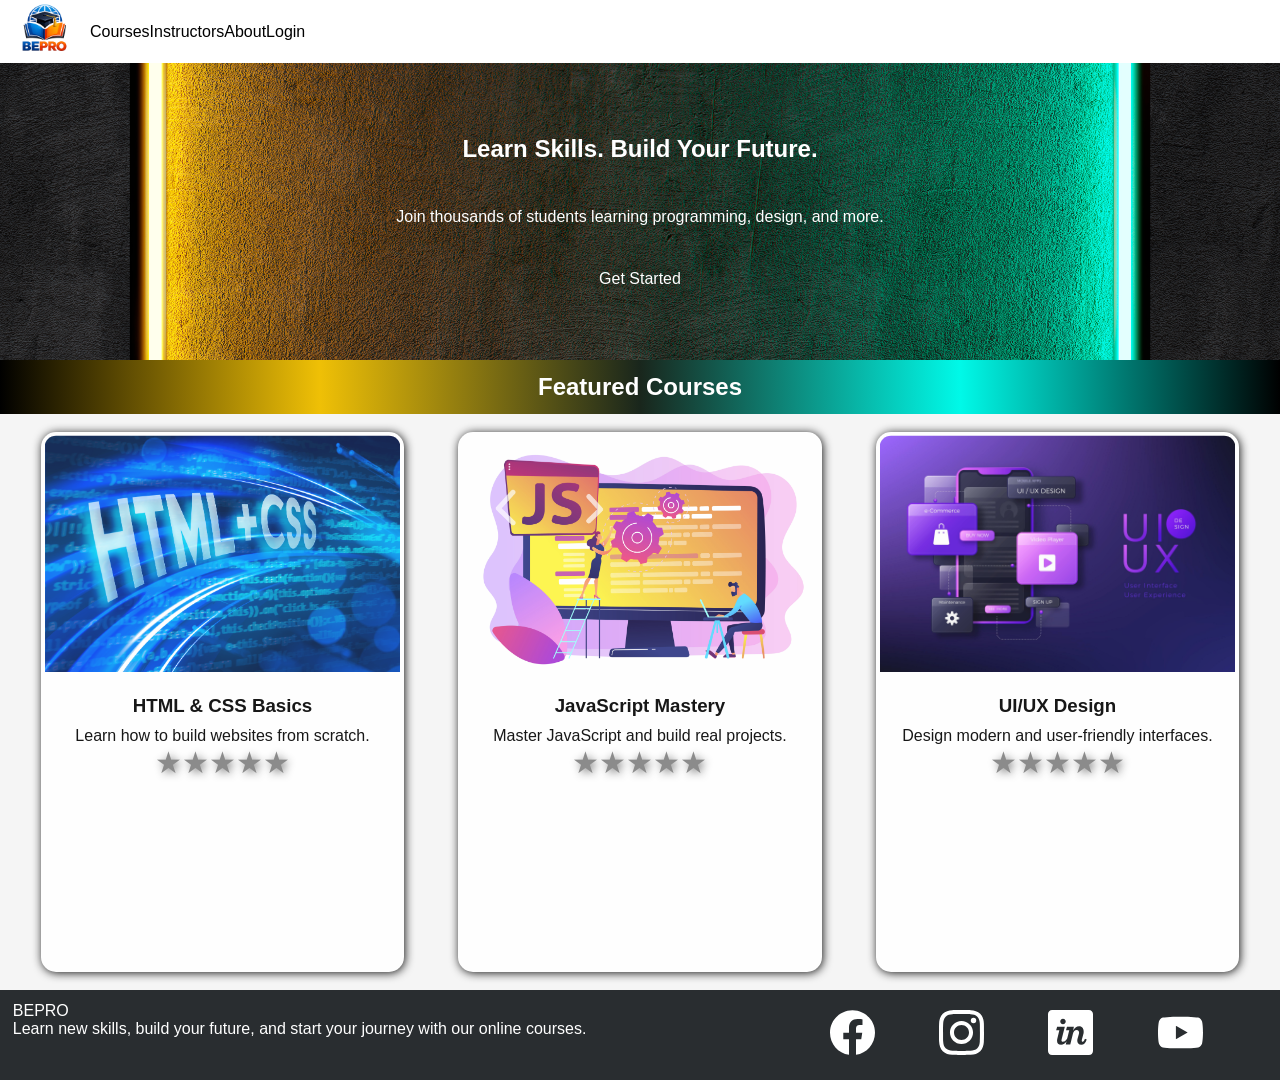
<file: website/index.html>
<!doctype html>
<html lang="en">
  <head>
    <meta charset="UTF-8" />
    <meta name="viewport" content="width=device-width, initial-scale=1.0" />
    <title>BePro</title>
    <link rel="stylesheet" href="./css/main.css" />
  </head>
  <body>
    <div class="website-body">
      <header class="header">
        <div class="logo">
          <img onclick="goto('index')" src="./images/logo.png" alt="" />
        </div>
        <nav>
          <ul>
            <li><a href="./courses.html" data-link>Courses</a></li>
            <li><a href="./instructor.html" data-link>Instructors</a></li>
            <li><a href="./about.html" data-link>About</a></li>
            <li><a href="./login.html" data-link>Login</a></li>
          </ul>
        </nav>
      </header>
      <div id="app">
        <section class="hero">
          <div class="hero-container">
            <h2>Learn Skills. Build Your Future.</h2>
            <p>Join thousands of students learning programming, design, and more.</p>
            <a href="register.html" class="btn primary">Get Started</a>
          </div>
        </section>
        <section class="courses">
          <div class="course-container">
            <h2>Featured Courses</h2>

            <div class="course-grid">
              <div class="card" onclick="gotoDetails('html')">
                <img src="./images/courses/html-css-course.jpg" alt="html & css course" />
                <div class="content">
                  <h3>HTML & CSS Basics</h3>
                  <p>Learn how to build websites from scratch.</p>
                  <div class="rating">
                    <input type="radio" name="rate" id="star5" /><label for="star5">★</label>
                    <input type="radio" name="rate" id="star4" /><label for="star4">★</label>
                    <input type="radio" name="rate" id="star3" /><label for="star3">★</label>
                    <input type="radio" name="rate" id="star2" /><label for="star2">★</label>
                    <input type="radio" name="rate" id="star1" /><label for="star1">★</label>
                  </div>
                </div>
              </div>

              <div class="card" onclick="gotoDetails('js')">
                <img src="images/courses/js.jpg" alt="JavaScript course" />
                <div class="content">
                  <h3>JavaScript Mastery</h3>
                  <p>Master JavaScript and build real projects.</p>
                  <div class="rating">
                    <input type="radio" name="rate2" id="star10" /><label for="star10">★</label>
                    <input type="radio" name="rate2" id="star9" /><label for="star9">★</label>
                    <input type="radio" name="rate2" id="star8" /><label for="star8">★</label>
                    <input type="radio" name="rate2" id="star7" /><label for="star7">★</label>
                    <input type="radio" name="rate2" id="star6" /><label for="star6">★</label>
                  </div>
                </div>
              </div>

              <div class="card" onclick="gotoDetails('ux')">
                <img src="images/courses/ux-ui.jpg" alt="UX UI course" />
                <div class="content">
                  <h3>UI/UX Design</h3>
                  <p>Design modern and user-friendly interfaces.</p>
                  <div class="rating">
                    <input type="radio" name="rate1" id="star15" /><label for="star15">★</label>
                    <input type="radio" name="rate1" id="star14" /><label for="star14">★</label>
                    <input type="radio" name="rate1" id="star13" /><label for="star13">★</label>
                    <input type="radio" name="rate1" id="star12" /><label for="star12">★</label>
                    <input type="radio" name="rate1" id="star11" /><label for="star11">★</label>
                  </div>
                </div>
              </div>
            </div>
          </div>
        </section>
      </div>
      <footer>
        <div>
          <p>BEPRO</p>
          <p>Learn new skills, build your future, and start your journey with our online courses.</p>
        </div>
        <div class="follow-us">
          <ul>
            <li>
              <a href=""><img src="./images/instructors/facebook.svg" alt="facebook" /></a>
            </li>
            <li>
              <a href=""><img src="./images/instructors/instagram.svg" alt="instagram" /></a>
            </li>
            <li>
              <a href=""><img src="./images/instructors/invision.svg" alt="linkedin" /></a>
            </li>
            <li>
              <a href=""><img src="./images/instructors/youtube.svg" alt="youtube" /></a>
            </li>
          </ul>
        </div>
      </footer>
    </div>
    <script src="./js/main.js"></script>
  </body>
</html>
</file>
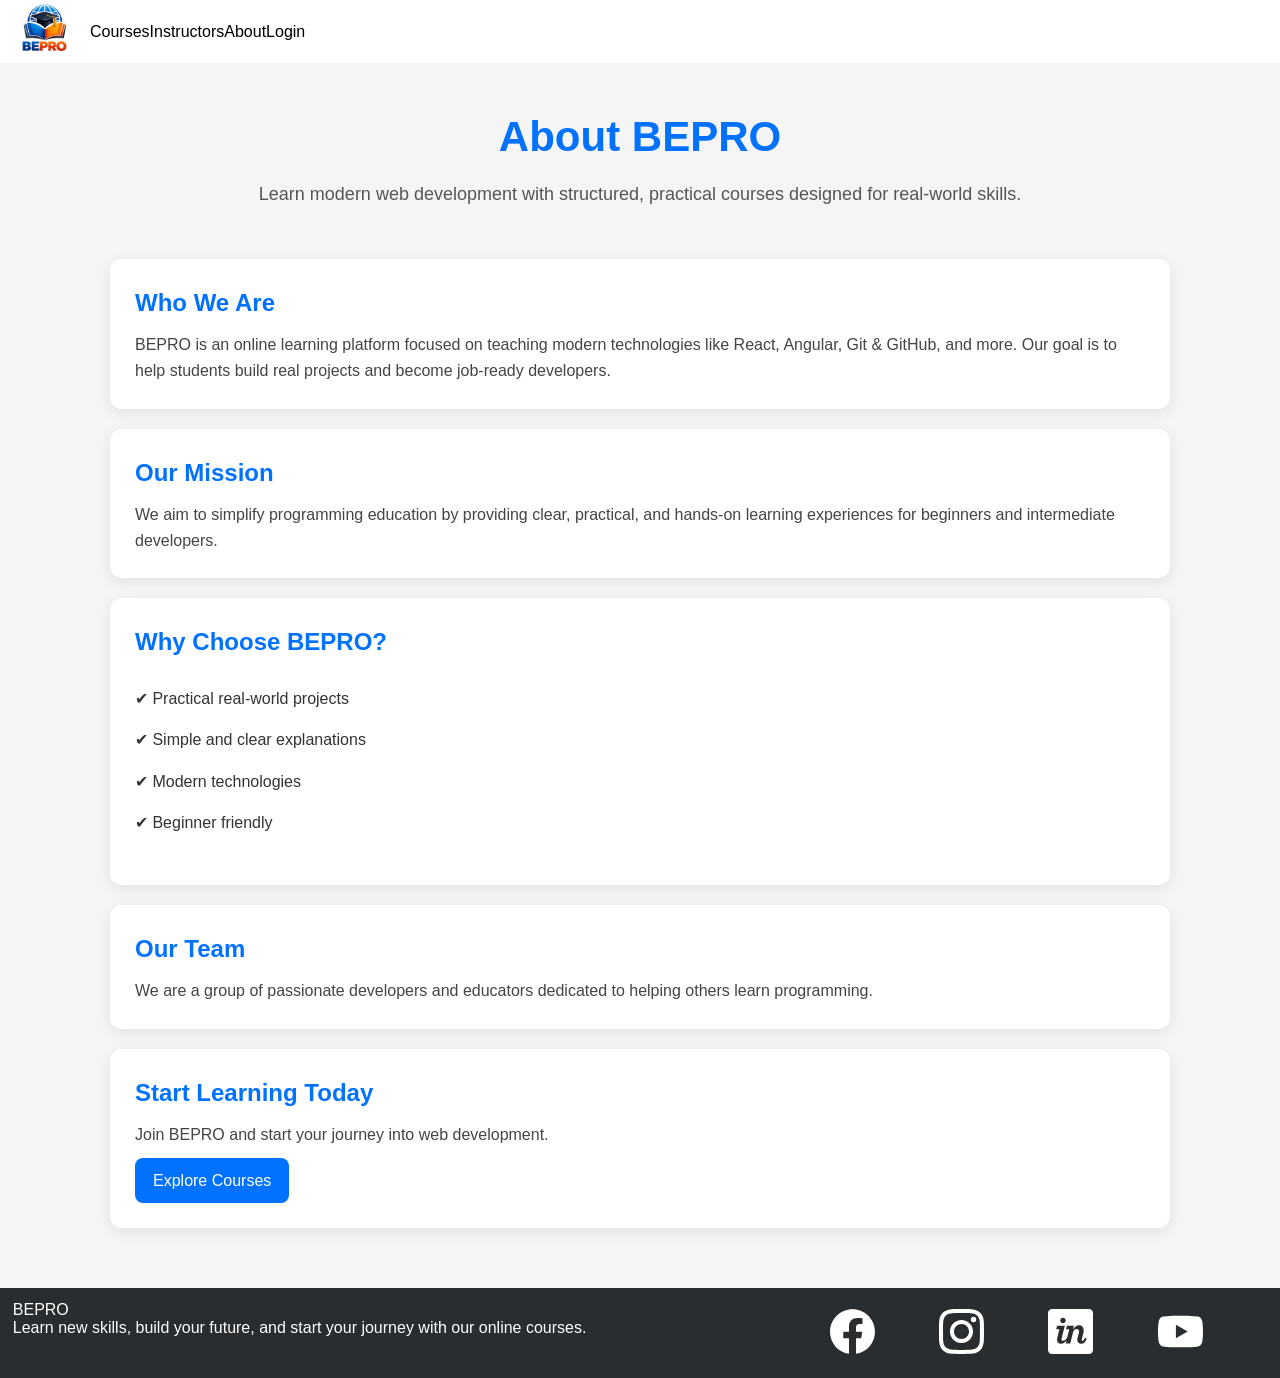
<file: website/about.html>
<!doctype html>
<html lang="en">
  <head>
    <meta charset="UTF-8" />
    <meta name="viewport" content="width=device-width, initial-scale=1.0" />
    <title>BePro</title>
    <link rel="stylesheet" href="./css/main.css" />
  </head>
  <body>
    <div class="website-body">
      <header class="header">
        <div class="logo">
          <img onclick="goto('index')" src="./images/logo.png" alt="" />
        </div>
        <nav>
          <ul>
            <li><a href="./courses.html" data-link>Courses</a></li>
            <li><a href="./instructor.html" data-link>Instructors</a></li>
            <li><a href="./about.html" data-link>About</a></li>
            <li><a href="./login.html" data-link>Login</a></li>
          </ul>
        </nav>
      </header>
      <div class="about-body">
        <div class="about-title">
          <h1>About BEPRO</h1>
          <p>Learn modern web development with structured, practical courses designed for real-world skills.</p>
        </div>
        <section class="we-are">
          <h2>Who We Are</h2>
          <p>
            BEPRO is an online learning platform focused on teaching modern technologies like React, Angular, Git &
            GitHub, and more. Our goal is to help students build real projects and become job-ready developers.
          </p>
        </section>
        <section class="mission">
          <h2>Our Mission</h2>
          <p>
            We aim to simplify programming education by providing clear, practical, and hands-on learning experiences
            for beginners and intermediate developers.
          </p>
        </section>
        <section class="why-choose">
          <h2>Why Choose BEPRO?</h2>
          <ul>
            <li>✔ Practical real-world projects</li>
            <li>✔ Simple and clear explanations</li>
            <li>✔ Modern technologies</li>
            <li>✔ Beginner friendly</li>
          </ul>
        </section>
        <section class="our-team">
          <h2>Our Team</h2>
          <p>We are a group of passionate developers and educators dedicated to helping others learn programming.</p>
        </section>
        <section class="explore">
          <h2>Start Learning Today</h2>
          <p>Join BEPRO and start your journey into web development.</p>
          <a href="courses.html">Explore Courses</a>
        </section>
      </div>
      <footer>
        <div>
          <p>BEPRO</p>
          <p>Learn new skills, build your future, and start your journey with our online courses.</p>
        </div>
        <div class="follow-us">
          <ul>
            <li>
              <a href=""><img src="./images/instructors/facebook.svg" alt="facebook" /></a>
            </li>
            <li>
              <a href=""><img src="./images/instructors/instagram.svg" alt="instagram" /></a>
            </li>
            <li>
              <a href=""><img src="./images/instructors/invision.svg" alt="linkedin" /></a>
            </li>
            <li>
              <a href=""><img src="./images/instructors/youtube.svg" alt="youtube" /></a>
            </li>
          </ul>
        </div>
      </footer>
    </div>
    <script src="./js/main.js"></script>
  </body>
</html>
</file>
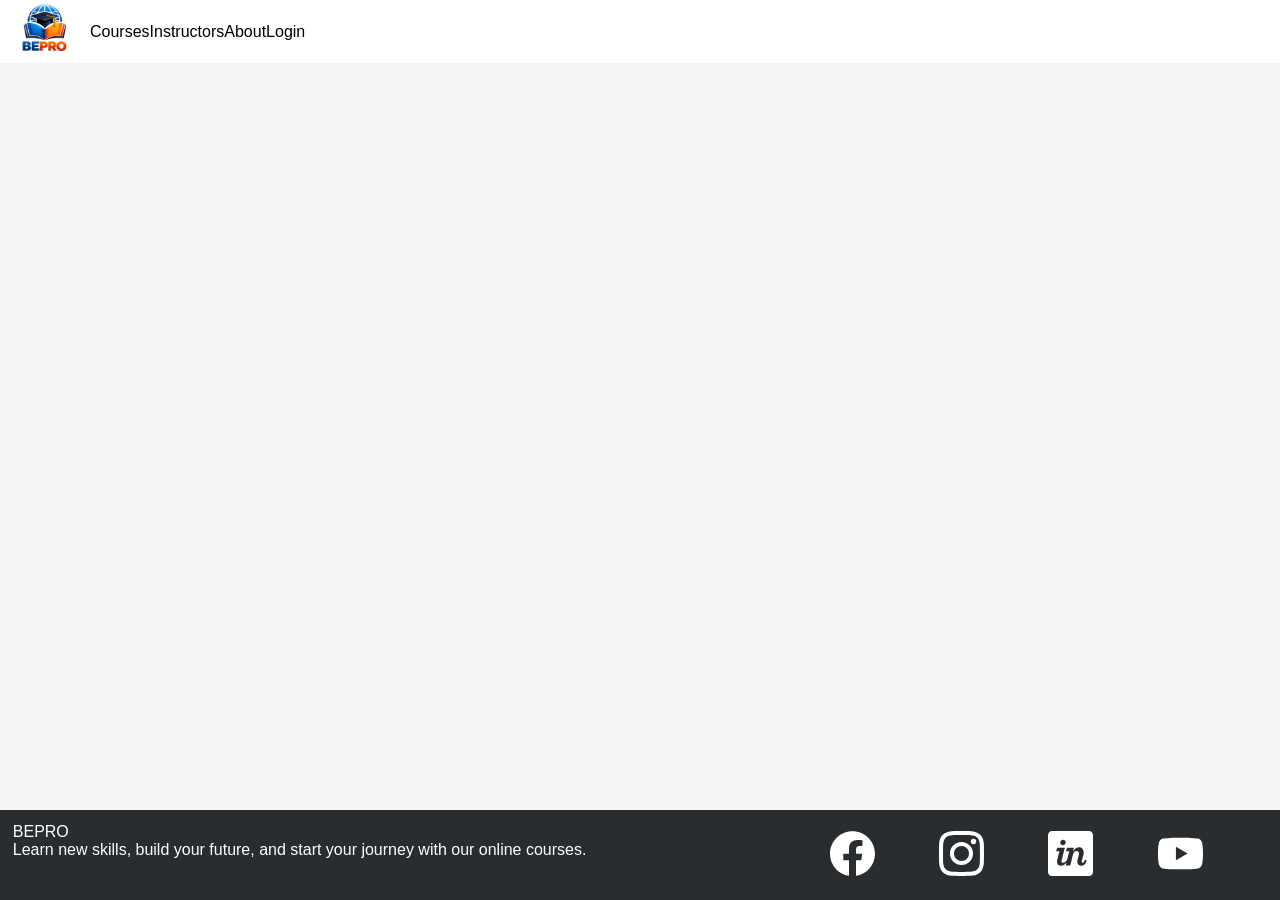
<file: website/course-detail.html>
<!doctype html>
<html lang="en">
  <head>
    <meta charset="UTF-8" />
    <meta name="viewport" content="width=device-width, initial-scale=1.0" />
    <title>BePro</title>
    <link rel="stylesheet" href="./css/main.css" />
  </head>
  <body>
    <div class="website-body">
      <header class="header">
        <div class="logo">
          <img onclick="goto('index')" src="./images/logo.png" alt="" />
        </div>
        <nav>
          <ul>
            <li><a href="./courses.html" data-link>Courses</a></li>
            <li><a href="./instructor.html" data-link>Instructors</a></li>
            <li><a href="./about.html" data-link>About</a></li>
            <li><a href="./login.html" data-link>Login</a></li>
          </ul>
        </nav>
      </header>
      <div class="container-details">
        <div class="course-container-details">
          <div class="card-detail hidden" data-course="html">
            <div class="details">
              <div class="details-text">
                <h1>HTML & CSS Basics</h1>
                <p>Learn how to build websites from scratch.</p>
                <button>Start learning</button>
              </div>
              <img src="./images/courses/html-css.png" alt="" />
            </div>
            <div class="details-container">
              <!-- Left -->
              <div>
                <section>
                  <h2>Course Description</h2>
                  <p>This course teaches you how to create websites using HTML and CSS step by step.</p>
                </section>

                <section>
                  <h2>What You'll Learn</h2>
                  <ul>
                    <li>✔ HTML Basics</li>
                    <li>✔ CSS Styling</li>
                    <li>✔ Responsive Design</li>
                  </ul>
                </section>

                <section>
                  <h2>Course Content</h2>
                  <ul>
                    <li>Introduction (10 min)</li>
                    <li>HTML Basics (30 min)</li>
                    <li>CSS Layout (40 min)</li>
                  </ul>
                </section>

                <section>
                  <h2>Instructor</h2>
                  <p>John Doe – Frontend Developer with 5+ years experience.</p>
                </section>

                <section>
                  <h2>Reviews</h2>
                  <div class="rating">
                    <input type="radio" name="rate" id="star5" /><label for="star5">★</label>
                    <input type="radio" name="rate" id="star4" /><label for="star4">★</label>
                    <input type="radio" name="rate" id="star3" /><label for="star3">★</label>
                    <input type="radio" name="rate" id="star2" /><label for="star2">★</label>
                    <input type="radio" name="rate" id="star1" /><label for="star1">★</label>
                  </div>
                </section>
              </div>

              <!-- Right Sidebar -->
              <div>
                <section class="price-box">
                  <h3>$49</h3>
                  <button>Buy Now</button>
                  <p>✔ Lifetime access</p>
                  <p>✔ Certificate</p>
                </section>
              </div>
            </div>
          </div>

          <div class="card-detail hidden" data-course="js">
            <div class="details">
              <div class="details-text">
                <h1>JavaScript Mastery</h1>
                <p>Master JavaScript and build real projects.</p>
                <button>Start learning</button>
              </div>
              <img src="images/courses/js.jpg" alt="JavaScript course" />
            </div>
            <div class="details-container">
              <!-- Left -->
              <div>
                <section>
                  <h2>Course Description</h2>
                  <p>This course teaches you how to create websites using HTML and CSS step by step.</p>
                </section>

                <section>
                  <h2>What You'll Learn</h2>
                  <ul>
                    <li>✔ JavaScript Basics (Variables, Data Types)</li>
                    <li>✔ Functions and Scope</li>
                    <li>✔ DOM Manipulation</li>
                    <li>✔ Events Handling</li>
                    <li>✔ ES6 Features (Arrow Functions, Destructuring)</li>
                    <li>✔ Fetch API & Working with APIs</li>
                  </ul>
                </section>

                <section>
                  <h2>Course Content</h2>
                  <ul>
                    <li>Introduction to JavaScript (10 min)</li>
                    <li>Variables & Data Types (20 min)</li>
                    <li>Functions & Scope (25 min)</li>
                    <li>DOM Manipulation (40 min)</li>
                    <li>Events Handling (30 min)</li>
                  </ul>
                </section>

                <section>
                  <h2>Instructor</h2>
                  <p>
                    Ahmed Ali – Senior JavaScript Developer specialized in DOM manipulation, APIs, and modern ES6+
                    features with 5+ years of experience.
                  </p>
                </section>

                <section>
                  <h2>Reviews</h2>
                  <div class="rating">
                    <input type="radio" name="rate2" id="star10" /><label for="star10">★</label>
                    <input type="radio" name="rate2" id="star9" /><label for="star9">★</label>
                    <input type="radio" name="rate2" id="star8" /><label for="star8">★</label>
                    <input type="radio" name="rate2" id="star7" /><label for="star7">★</label>
                    <input type="radio" name="rate2" id="star6" /><label for="star6">★</label>
                  </div>
                </section>
              </div>

              <!-- Right Sidebar -->
              <div>
                <section class="price-box">
                  <h3>$79</h3>
                  <button>Buy Now</button>
                  <p>✔ Lifetime access</p>
                  <p>✔ Certificate</p>
                </section>
              </div>
            </div>
          </div>

          <div class="card-detail hidden" data-course="ux">
            <div class="details">
              <div class="details-text">
                <h1>UX/UI Design Mastery</h1>
                <p>Learn how to design modern, user-friendly interfaces and experiences.</p>
                <button>Start learning</button>
              </div>
              <img src="images/courses/ux-ui.jpg" alt="UX UI course" />
            </div>

            <div class="details-container">
              <!-- Left -->
              <div>
                <section>
                  <h2>Course Description</h2>
                  <p>
                    This course teaches you the fundamentals of UX/UI design, from user research to building
                    high-fidelity designs using modern tools.
                  </p>
                </section>

                <section>
                  <h2>What You'll Learn</h2>
                  <ul>
                    <li>✔ UX Fundamentals & User Research</li>
                    <li>✔ Wireframing & Prototyping</li>
                    <li>✔ UI Design Principles (Typography, Colors, Layout)</li>
                    <li>✔ Design Systems</li>
                    <li>✔ Figma Tools & Workflow</li>
                    <li>✔ Creating Real App Interfaces</li>
                  </ul>
                </section>

                <section>
                  <h2>Course Content</h2>
                  <ul>
                    <li>Introduction to UX/UI (10 min)</li>
                    <li>User Research Basics (20 min)</li>
                    <li>Wireframing & Sketching (25 min)</li>
                    <li>UI Design Principles (40 min)</li>
                    <li>Figma Practice (30 min)</li>
                  </ul>
                </section>

                <section>
                  <h2>Instructor</h2>
                  <p>
                    Sara Mohamed – UX/UI Designer with 6+ years of experience in designing mobile apps and web
                    interfaces for global brands.
                  </p>
                </section>

                <section>
                  <h2>Reviews</h2>
                  <div class="rating">
                    <input type="radio" name="rate3" id="star15" /><label for="star15">★</label>
                    <input type="radio" name="rate3" id="star14" /><label for="star14">★</label>
                    <input type="radio" name="rate3" id="star13" /><label for="star13">★</label>
                    <input type="radio" name="rate3" id="star12" /><label for="star12">★</label>
                    <input type="radio" name="rate3" id="star11" /><label for="star11">★</label>
                  </div>
                </section>
              </div>

              <!-- Right Sidebar -->
              <div>
                <section class="price-box">
                  <h3>$89</h3>
                  <button>Buy Now</button>
                  <p>✔ Lifetime access</p>
                  <p>✔ Certificate</p>
                </section>
              </div>
            </div>
          </div>
          <div class="card-detail hidden" data-course="react">
            <div class="details">
              <div class="details-text">
                <h1>React.js Mastery</h1>
                <p>Learn how to build powerful modern web applications using React.</p>
                <button>Start learning</button>
              </div>
              <img src="./images/courses/react.png" alt="React course" />
            </div>

            <div class="details-container">
              <!-- Left -->
              <div>
                <section>
                  <h2>Course Description</h2>
                  <p>
                    This course teaches you how to build fast, scalable, and interactive user interfaces using React.js
                    from scratch.
                  </p>
                </section>

                <section>
                  <h2>What You'll Learn</h2>
                  <ul>
                    <li>✔ React Basics & Components</li>
                    <li>✔ Props & State Management</li>
                    <li>✔ Hooks (useState, useEffect)</li>
                    <li>✔ React Router Navigation</li>
                    <li>✔ Working with APIs in React</li>
                    <li>✔ Building Real-World Projects</li>
                  </ul>
                </section>

                <section>
                  <h2>Course Content</h2>
                  <ul>
                    <li>Introduction to React (10 min)</li>
                    <li>Components & JSX (25 min)</li>
                    <li>State & Props (30 min)</li>
                    <li>Hooks Basics (40 min)</li>
                    <li>Project Building (50 min)</li>
                  </ul>
                </section>

                <section>
                  <h2>Instructor</h2>
                  <p>
                    Mohamed Hassan – Frontend Developer specialized in React.js with 5+ years of experience building
                    scalable web applications.
                  </p>
                </section>

                <section>
                  <h2>Reviews</h2>
                  <div class="rating">
                    <input type="radio" name="rate4" id="star20" /><label for="star20">★</label>
                    <input type="radio" name="rate4" id="star19" /><label for="star19">★</label>
                    <input type="radio" name="rate4" id="star18" /><label for="star18">★</label>
                    <input type="radio" name="rate4" id="star17" /><label for="star17">★</label>
                    <input type="radio" name="rate4" id="star16" /><label for="star16">★</label>
                  </div>
                </section>
              </div>

              <!-- Right Sidebar -->
              <div>
                <section class="price-box">
                  <h3>$99</h3>
                  <button>Buy Now</button>
                  <p>✔ Lifetime access</p>
                  <p>✔ Certificate</p>
                </section>
              </div>
            </div>
          </div>

          <div class="card-detail hidden" data-course="angular">
            <div class="details">
              <div class="details-text">
                <h1>Angular Mastery</h1>
                <p>Learn how to build scalable single-page applications using Angular.</p>
                <button>Start learning</button>
              </div>
              <img src="images/courses/angular.png" alt="Angular course" />
            </div>

            <div class="details-container">
              <!-- Left -->
              <div>
                <section>
                  <h2>Course Description</h2>
                  <p>
                    This course teaches you how to build powerful web applications using Angular framework from basics
                    to advanced concepts.
                  </p>
                </section>

                <section>
                  <h2>What You'll Learn</h2>
                  <ul>
                    <li>✔ Angular Basics & Architecture</li>
                    <li>✔ Components & Modules</li>
                    <li>✔ Services & Dependency Injection</li>
                    <li>✔ Routing & Navigation</li>
                    <li>✔ Forms (Template-driven & Reactive)</li>
                    <li>✔ Building Real-World Applications</li>
                  </ul>
                </section>

                <section>
                  <h2>Course Content</h2>
                  <ul>
                    <li>Introduction to Angular (10 min)</li>
                    <li>Components & Templates (25 min)</li>
                    <li>Services & DI (30 min)</li>
                    <li>Routing Basics (40 min)</li>
                    <li>Final Project (60 min)</li>
                  </ul>
                </section>

                <section>
                  <h2>Instructor</h2>
                  <p>
                    John Doe – Senior Frontend Developer with 10+ years of experience in building enterprise-level web
                    applications using modern frameworks.
                  </p>
                </section>

                <section>
                  <h2>Reviews</h2>
                  <div class="rating">
                    <input type="radio" name="rate5" id="star25" /><label for="star25">★</label>
                    <input type="radio" name="rate5" id="star24" /><label for="star24">★</label>
                    <input type="radio" name="rate5" id="star23" /><label for="star23">★</label>
                    <input type="radio" name="rate5" id="star22" /><label for="star22">★</label>
                    <input type="radio" name="rate5" id="star21" /><label for="star21">★</label>
                  </div>
                </section>
              </div>

              <!-- Right Sidebar -->
              <div>
                <section class="price-box">
                  <h3>$89</h3>
                  <button>Buy Now</button>
                  <p>✔ Lifetime access</p>
                  <p>✔ Certificate</p>
                </section>
              </div>
            </div>
          </div>

          <div class="card-detail hidden" data-course="git">
            <div class="details">
              <div class="details-text">
                <h1>Git & GitHub Mastery</h1>
                <p>Learn version control and collaborate on projects like a pro.</p>
                <button>Start learning</button>
              </div>
              <img src="images/courses/git&github.png" alt="Git and GitHub course" />
            </div>

            <div class="details-container">
              <!-- Left -->
              <div>
                <section>
                  <h2>Course Description</h2>
                  <p>
                    This course teaches you how to use Git for version control and GitHub for collaboration, managing
                    projects, and working in teams effectively.
                  </p>
                </section>

                <section>
                  <h2>What You'll Learn</h2>
                  <ul>
                    <li>✔ Git Basics & Installation</li>
                    <li>✔ Repositories & Commits</li>
                    <li>✔ Branching & Merging</li>
                    <li>✔ GitHub Workflow</li>
                    <li>✔ Pull Requests & Collaboration</li>
                    <li>✔ Real-world Project Workflow</li>
                  </ul>
                </section>

                <section>
                  <h2>Course Content</h2>
                  <ul>
                    <li>Introduction to Git (10 min)</li>
                    <li>Basic Commands (20 min)</li>
                    <li>Branching & Merging (30 min)</li>
                    <li>Working with GitHub (40 min)</li>
                    <li>Team Collaboration (50 min)</li>
                  </ul>
                </section>

                <section>
                  <h2>Instructor</h2>
                  <p>
                    Ahmed Ali – Senior JavaScript Developer specialized in DOM manipulation, APIs, and modern ES6+
                    features with 5+ years of experience.
                  </p>
                </section>

                <section>
                  <h2>Reviews</h2>
                  <div class="rating">
                    <input type="radio" name="rate6" id="star30" /><label for="star30">★</label>
                    <input type="radio" name="rate6" id="star29" /><label for="star29">★</label>
                    <input type="radio" name="rate6" id="star28" /><label for="star28">★</label>
                    <input type="radio" name="rate6" id="star27" /><label for="star27">★</label>
                    <input type="radio" name="rate6" id="star26" /><label for="star26">★</label>
                  </div>
                </section>
              </div>

              <!-- Right Sidebar -->
              <div>
                <section class="price-box">
                  <h3>$39</h3>
                  <button>Buy Now</button>
                  <p>✔ Lifetime access</p>
                  <p>✔ Certificate</p>
                </section>
              </div>
            </div>
          </div>
        </div>
      </div>

      <footer>
        <div>
          <p>BEPRO</p>
          <p>Learn new skills, build your future, and start your journey with our online courses.</p>
        </div>

        <div class="follow-us">
          <ul>
            <li>
              <a href=""><img src="./images/instructors/facebook.svg" /></a>
            </li>
            <li>
              <a href=""><img src="./images/instructors/instagram.svg" /></a>
            </li>
            <li>
              <a href=""><img src="./images/instructors/invision.svg" /></a>
            </li>
            <li>
              <a href=""><img src="./images/instructors/youtube.svg" /></a>
            </li>
          </ul>
        </div>
      </footer>
    </div>

    <script src="./js/main.js"></script>
  </body>
</html>
</file>
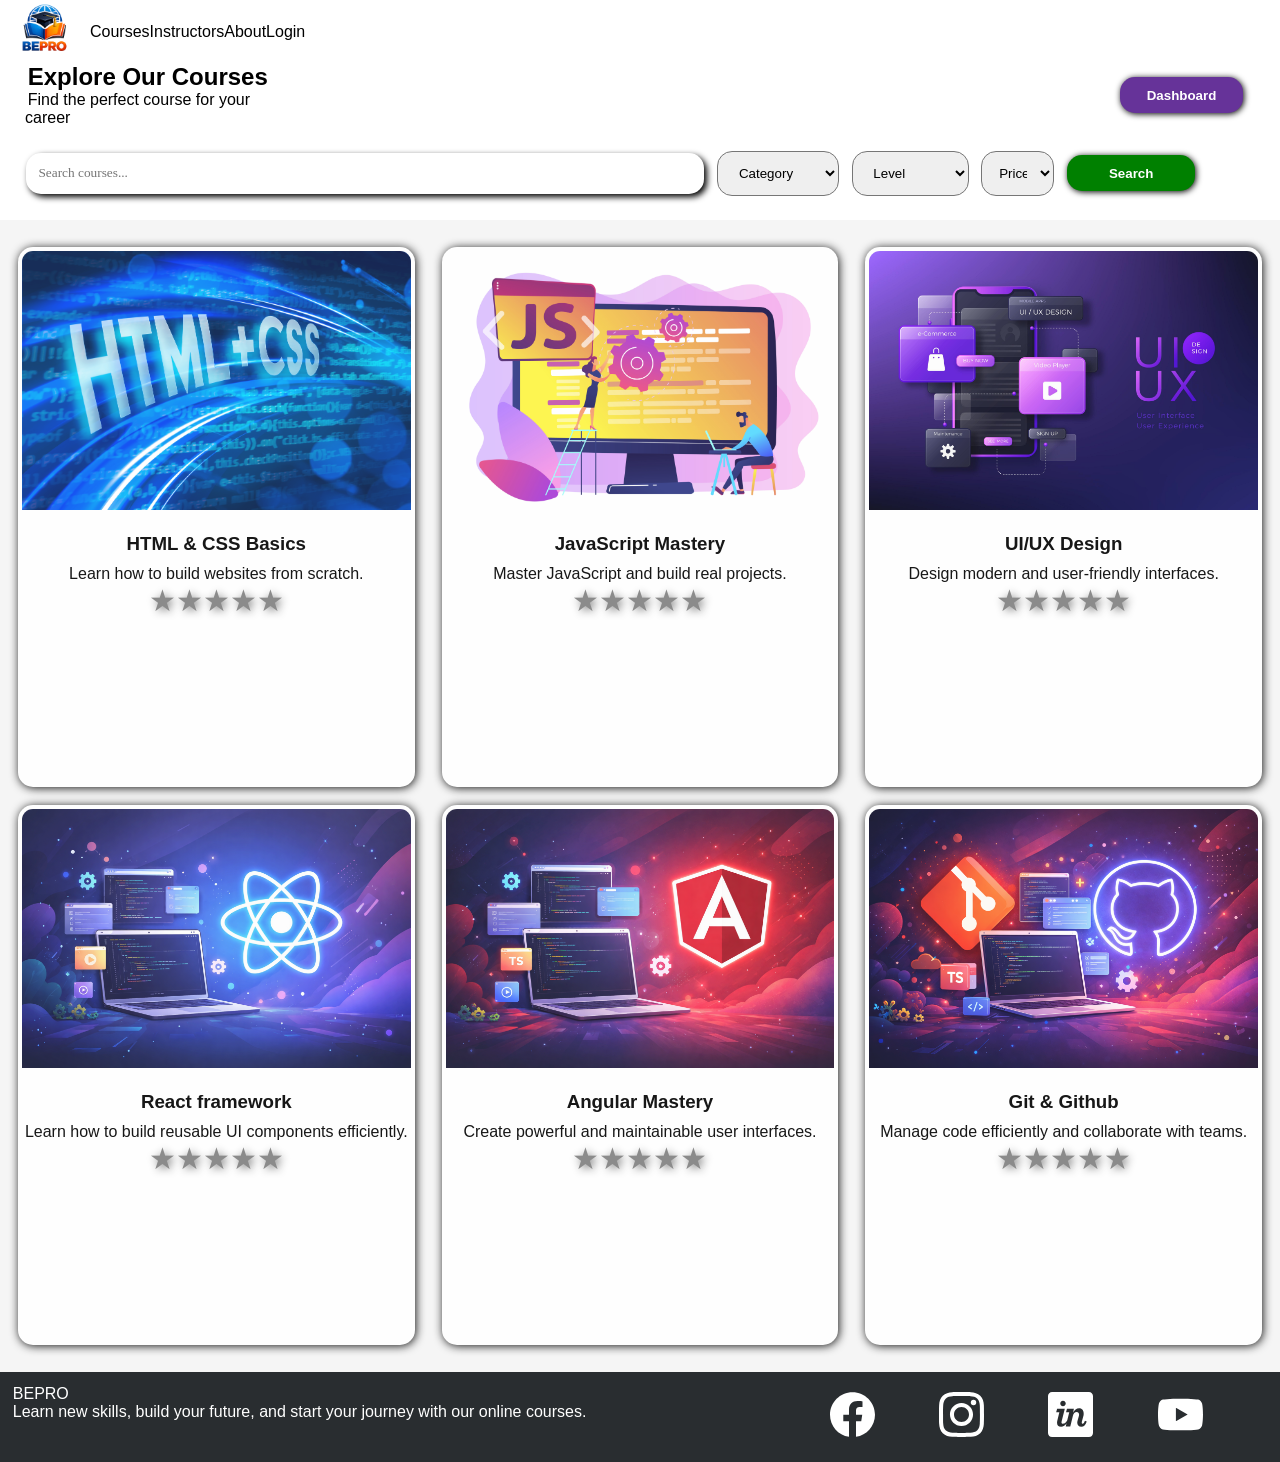
<file: website/courses.html>
<!doctype html>
<html lang="en">
  <head>
    <meta charset="UTF-8" />
    <meta name="viewport" content="width=device-width, initial-scale=1.0" />
    <title>BePro</title>
    <link rel="stylesheet" href="./css/main.css" />
  </head>
  <body>
    <div class="website-body">
      <header class="header">
        <div class="logo">
          <img onclick="goto('index')" src="./images/logo.png" alt="" />
        </div>
        <nav>
          <ul>
            <li><a href="./courses.html" data-link>Courses</a></li>
            <li><a href="./instructor.html" data-link>Instructors</a></li>
            <li><a href="./about.html" data-link>About</a></li>
            <li><a href="./login.html" data-link>Login</a></li>
          </ul>
        </nav>
      </header>
      <div class="container">
        <section class="page-title">
          <div class="title-container">
            <div>
              <h2>Explore Our Courses</h2>
              <p>Find the perfect course for your career</p>
            </div>
            <button onclick="goto('dashboard')">Dashboard</button>
          </div>
        </section>
        <section class="filter-container">
          <form class="filter-form">
            <input type="text" placeholder="Search courses..." />

            <select>
              <option disabled selected>Category</option>
              <option>Programming</option>
              <option>Design</option>
            </select>

            <select>
              <option disabled selected>Level</option>
              <option>Beginner</option>
              <option>Intermediate</option>
              <option>Advanced</option>
            </select>

            <select>
              <option disabled selected>Price</option>
              <option>Free</option>
              <option>Paid</option>
            </select>

            <button class="btn primary">Search</button>
          </form>
        </section>
        <div class="courses-items">
          <section class="courses">
            <div class="course-container">
              <div class="courses-grid">
                <div class="card" onclick="gotoDetails('html')">
                  <img src="./images/courses/html-css-course.jpg" alt="html & css course" />
                  <div class="content">
                    <h3>HTML & CSS Basics</h3>
                    <p>Learn how to build websites from scratch.</p>
                    <div class="rating">
                      <input type="radio" name="rate" id="star5" /><label for="star5">★</label>
                      <input type="radio" name="rate" id="star4" /><label for="star4">★</label>
                      <input type="radio" name="rate" id="star3" /><label for="star3">★</label>
                      <input type="radio" name="rate" id="star2" /><label for="star2">★</label>
                      <input type="radio" name="rate" id="star1" /><label for="star1">★</label>
                    </div>
                  </div>
                </div>

                <div class="card" onclick="gotoDetails('js')">
                  <img src="images/courses/js.jpg" alt="JavaScript course" />
                  <div class="content">
                    <h3>JavaScript Mastery</h3>
                    <p>Master JavaScript and build real projects.</p>
                    <div class="rating">
                      <input type="radio" name="rate2" id="star10" /><label for="star10">★</label>
                      <input type="radio" name="rate2" id="star9" /><label for="star9">★</label>
                      <input type="radio" name="rate2" id="star8" /><label for="star8">★</label>
                      <input type="radio" name="rate2" id="star7" /><label for="star7">★</label>
                      <input type="radio" name="rate2" id="star6" /><label for="star6">★</label>
                    </div>
                  </div>
                </div>

                <div class="card" onclick="gotoDetails('ux')">
                  <img src="images/courses/ux-ui.jpg" alt="UX UI course" />
                  <div class="content">
                    <h3>UI/UX Design</h3>
                    <p>Design modern and user-friendly interfaces.</p>
                    <div class="rating">
                      <input type="radio" name="rate1" id="star15" /><label for="star15">★</label>
                      <input type="radio" name="rate1" id="star14" /><label for="star14">★</label>
                      <input type="radio" name="rate1" id="star13" /><label for="star13">★</label>
                      <input type="radio" name="rate1" id="star12" /><label for="star12">★</label>
                      <input type="radio" name="rate1" id="star11" /><label for="star11">★</label>
                    </div>
                  </div>
                </div>
                <div class="card" onclick="gotoDetails('react')">
                  <img src="./images/courses/react.png" alt="react course image" />
                  <div class="content">
                    <h3>React framework</h3>
                    <p>Learn how to build reusable UI components efficiently.</p>
                    <div class="rating">
                      <input type="radio" name="rate4" id="star20" /><label for="star20">★</label>
                      <input type="radio" name="rate4" id="star19" /><label for="star19">★</label>
                      <input type="radio" name="rate4" id="star18" /><label for="star18">★</label>
                      <input type="radio" name="rate4" id="star17" /><label for="star17">★</label>
                      <input type="radio" name="rate4" id="star16" /><label for="star16">★</label>
                    </div>
                  </div>
                </div>

                <div class="card" onclick="gotoDetails('angular')">
                  <img src="images/courses/angular.png" alt="Angular course" />
                  <div class="content">
                    <h3>Angular Mastery</h3>
                    <p>Create powerful and maintainable user interfaces.</p>
                    <div class="rating">
                      <input type="radio" name="rate5" id="star25" /><label for="star25">★</label>
                      <input type="radio" name="rate5" id="star24" /><label for="star24">★</label>
                      <input type="radio" name="rate5" id="star23" /><label for="star23">★</label>
                      <input type="radio" name="rate5" id="star22" /><label for="star22">★</label>
                      <input type="radio" name="rate5" id="star21" /><label for="star21">★</label>
                    </div>
                  </div>
                </div>

                <div class="card" onclick="gotoDetails('git')">
                  <img src="images/courses/git&github.png" alt="git & github course" />
                  <div class="content">
                    <h3>Git & Github</h3>
                    <p>Manage code efficiently and collaborate with teams.</p>
                    <div class="rating">
                      <input type="radio" name="rate6" id="star30" /><label for="star30">★</label>
                      <input type="radio" name="rate6" id="star29" /><label for="star29">★</label>
                      <input type="radio" name="rate6" id="star28" /><label for="star28">★</label>
                      <input type="radio" name="rate6" id="star27" /><label for="star27">★</label>
                      <input type="radio" name="rate6" id="star26" /><label for="star26">★</label>
                    </div>
                  </div>
                </div>
              </div>
            </div>
          </section>
        </div>
      </div>

      <footer>
        <div>
          <p>BEPRO</p>
          <p>Learn new skills, build your future, and start your journey with our online courses.</p>
        </div>

        <div class="follow-us">
          <ul>
            <li>
              <a href=""><img src="./images/instructors/facebook.svg" /></a>
            </li>
            <li>
              <a href=""><img src="./images/instructors/instagram.svg" /></a>
            </li>
            <li>
              <a href=""><img src="./images/instructors/invision.svg" /></a>
            </li>
            <li>
              <a href=""><img src="./images/instructors/youtube.svg" /></a>
            </li>
          </ul>
        </div>
      </footer>
    </div>

    <script src="./js/main.js"></script>
  </body>
</html>
</file>
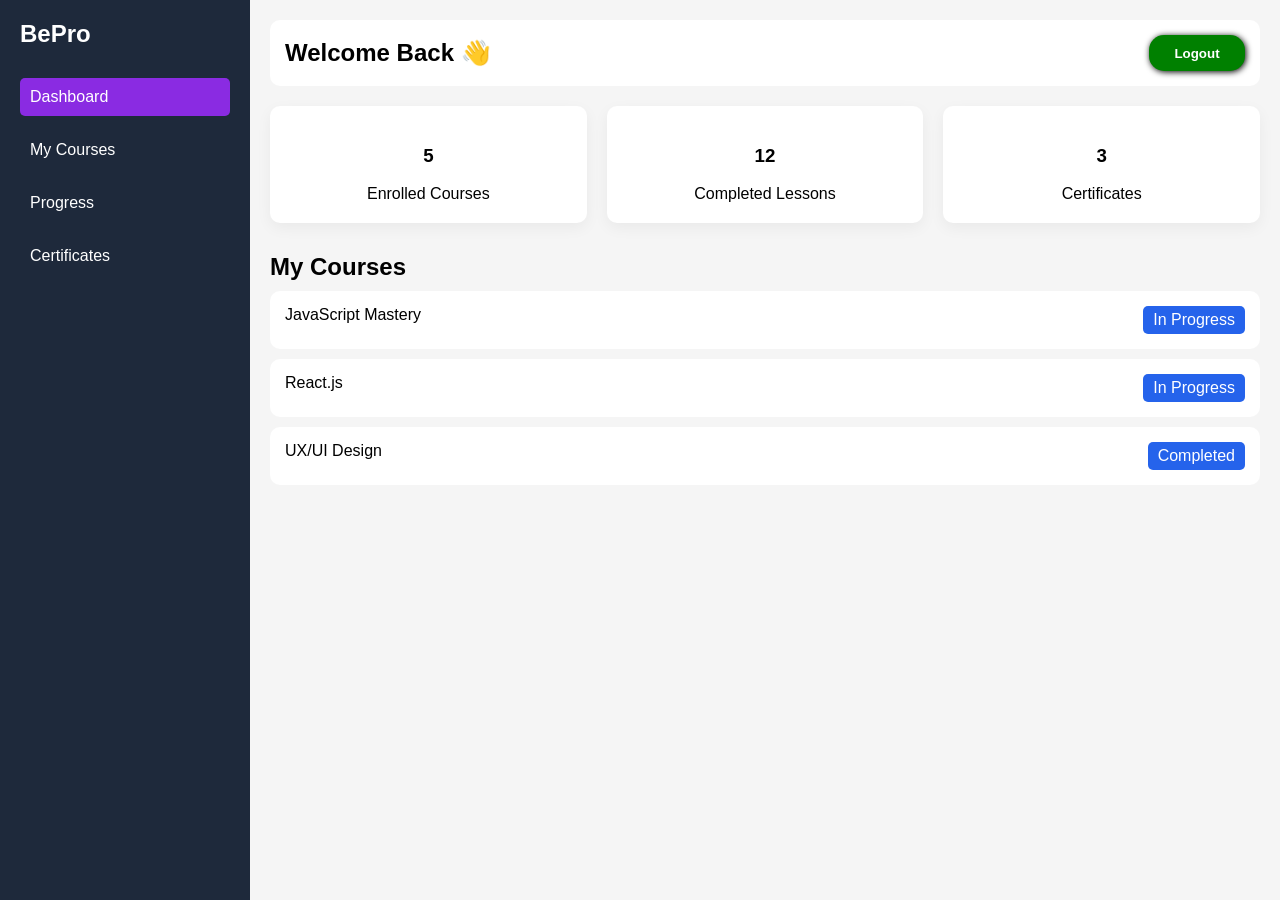
<file: website/dashboard.html>
<!doctype html>
<html lang="en">
  <head>
    <meta charset="UTF-8" />
    <meta name="viewport" content="width=device-width, initial-scale=1.0" />
    <title>Dashboard</title>
    <link rel="stylesheet" href="./css/main.css" />
  </head>

  <body>
    <div class="dashboard">
      <div class="sidebar">
        <h2 onclick="goto('index')">BePro</h2>
        <ul>
          <li style="background: blueviolet">Dashboard</li>
          <li onclick="goto('courses')">My Courses</li>
          <li>Progress</li>
          <li>Certificates</li>
        </ul>
      </div>

      <div class="main">
        <div class="topbar">
          <h2>Welcome Back 👋</h2>
          <button onclick="goto('login')">Logout</button>
        </div>

        <div class="dashboard-cards">
          <div class="dashboard-card">
            <h3>5</h3>
            <p>Enrolled Courses</p>
          </div>

          <div class="dashboard-card">
            <h3>12</h3>
            <p>Completed Lessons</p>
          </div>

          <div class="dashboard-card">
            <h3>3</h3>
            <p>Certificates</p>
          </div>
        </div>

        <div class="dashboard-courses">
          <h2>My Courses</h2>

          <div class="course-box">
            <p>JavaScript Mastery</p>
            <span class="badge">In Progress</span>
          </div>

          <div class="course-box">
            <p>React.js</p>
            <span class="badge">In Progress</span>
          </div>

          <div class="course-box">
            <p>UX/UI Design</p>
            <span class="badge">Completed</span>
          </div>
        </div>
      </div>
    </div>
    <script src="./js/main.js"></script>
  </body>
</html>
</file>
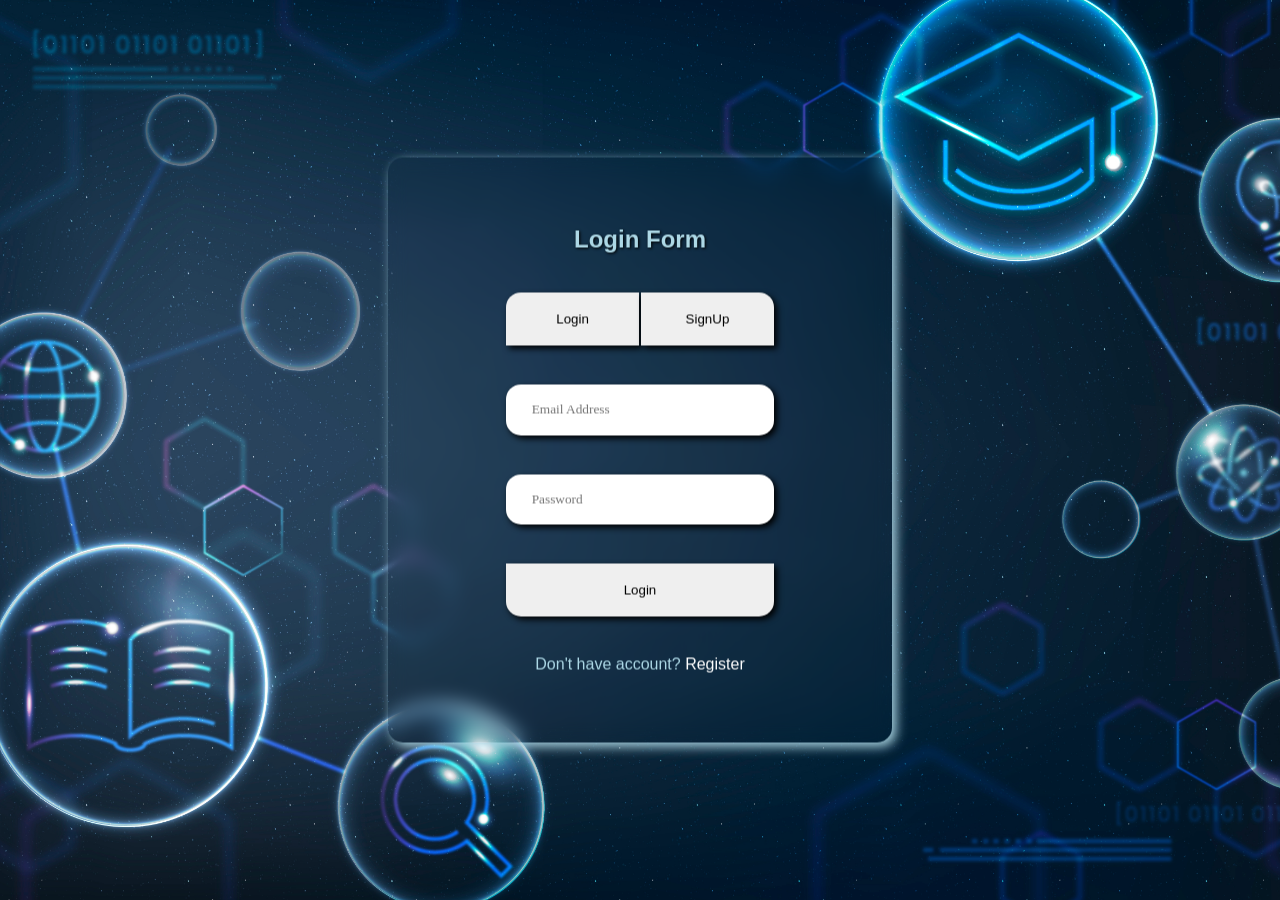
<file: website/login.html>
<!doctype html>
<html lang="en">
  <head>
    <meta charset="UTF-8" />
    <meta name="viewport" content="width=device-width, initial-scale=1.0" />
    <title>Login</title>
    <link rel="stylesheet" href="css/main.css" />
  </head>
  <body>
    <div class="login-container">
      <div class="form-container">
        <form class="login-form" action="">
          <h2>Login Form</h2>
          <div class="wrapper">
            <button type="button">Login</button>
            <button type="button" onclick="goto('register')">SignUp</button>
          </div>
          <input type="text" placeholder="Email Address" />
          <input type="password" placeholder="Password" />
          <button type="button" onclick="goto('index')">Login</button>
          <p>Don't have account? <a href="./register.html">Register</a></p>
        </form>
      </div>
    </div>
    <script src="./js/main.js"></script>
  </body>
</html>
</file>
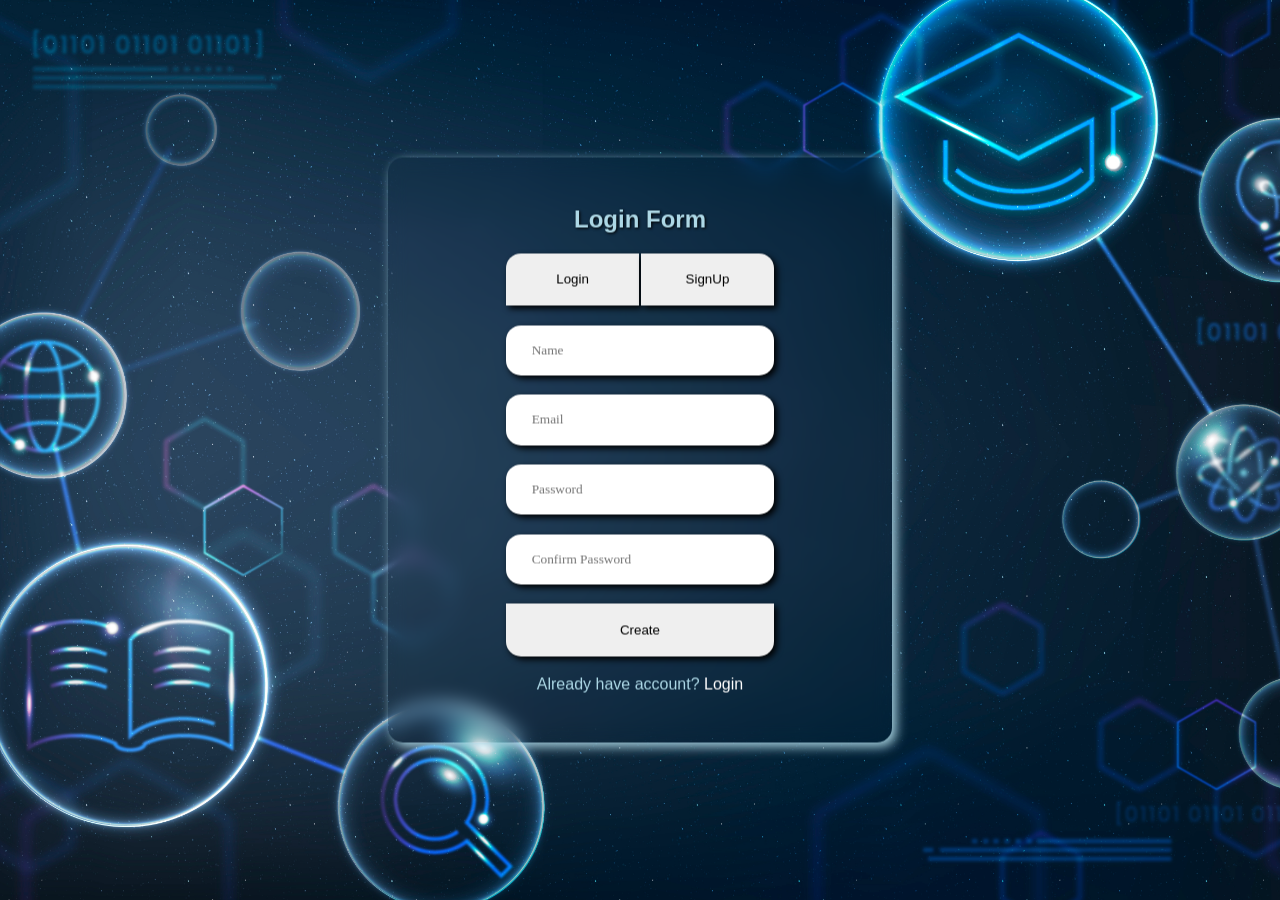
<file: website/register.html>
<!doctype html>
<html lang="en">
  <head>
    <meta charset="UTF-8" />
    <meta name="viewport" content="width=device-width, initial-scale=1.0" />
    <title>register</title>
    <link rel="stylesheet" href="css/main.css" />
  </head>
  <body>
    <div class="login-container">
      <div class="form-container">
        <form class="login-form" action="">
          <h2>Login Form</h2>
          <div class="wrapper">
            <button type="button" onclick="goto('login')">Login</button>
            <button type="button">SignUp</button>
          </div>
          <input type="text" placeholder="Name" />
          <input type="email" placeholder="Email" />
          <input type="password" placeholder="Password" />
          <input type="password" placeholder="Confirm Password" />
          <button type="submit">Create</button>
          <p>Already have account? <a href="./login.html">Login</a></p>
        </form>
      </div>
    </div>
    <script src="./js/main.js"></script>
  </body>
</html>
</file>
<file: website/css/main.css>
@import url(components.css);
@import url(layout.css);
@import url(variables.css);
@import url(reset.css);
@import url(responsive.css);
* {
  box-sizing: border-box;
}
html,
body {
  margin: 0;
  height: 100%;
  background-color: whitesmoke;
  font-family: Arial, sans-serif;
}
input {
  width: 53%;
  border-radius: 15px;
  font-family: cursive;
  padding: 5%;
  margin-top: 4%;
  height: 5vh;
  outline: transparent;
  border: none;
  box-shadow: var(--main-shadow);
}
button {
  width: 53%;
  height: 10%;
  display: flex;
  justify-content: center;
  flex-direction: row;
  align-items: center;
}
a {
  text-decoration: none;
  color: white;
}
ul {
  list-style: none;
  padding: 0%;
}
.hidden {
  display: none !important;
}
</file>
